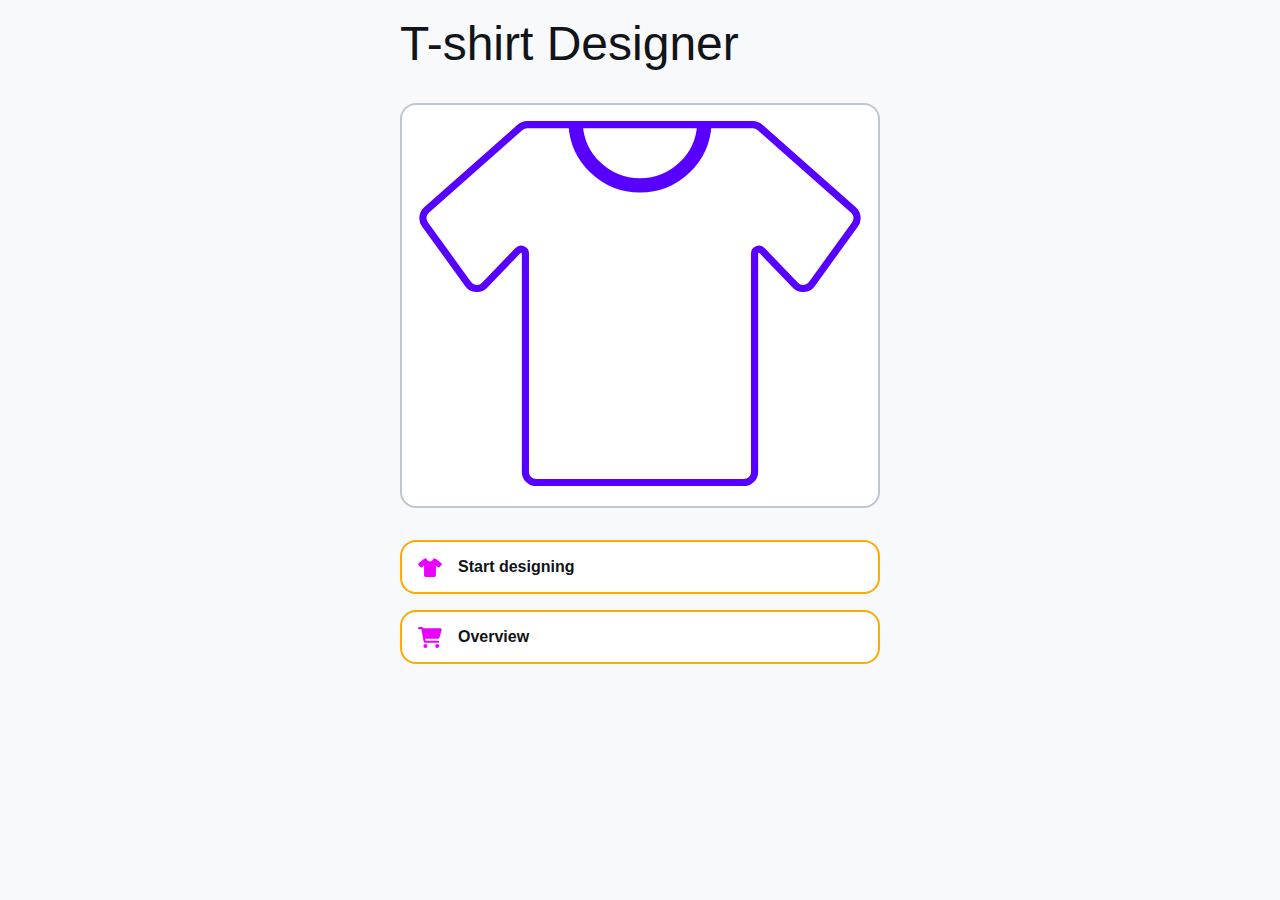
<file: index.html>
<!DOCTYPE html>
<html lang="en">
<head>
    <meta charset="UTF-8">
    <meta name="viewport" content="width=device-width, initial-scale=1.0">
    <title>T-shirt Designer</title>
    <link rel="stylesheet" href="css/style.css">
</head>
<body>
    <main class="home">
        <h1>T-shirt Designer</h1>

        <figure>
            <svg class="shirtImg" viewBox="0 0 124 102" fill="none" xmlns="http://www.w3.org/2000/svg">
                <path d="M79.9727 1C79.4538 10.476 71.6056 18 62 18C52.3944 18 44.5462 10.476 44.0273 1M78.9711 1C78.4534 9.92338 71.0531 17 62 17C52.9468 17 45.5465 9.92338 45.0289 1H78.9711ZM62 19C72.158 19 80.4541 11.0286 80.9741 1H93.4863C94.2178 1 94.9241 1.26729 95.4724 1.75158L121.618 24.8472C122.776 25.8693 122.968 27.6029 122.063 28.8539L109.994 45.5379C108.898 47.0526 106.699 47.2071 105.402 45.8605L96.0671 36.1665C95.317 35.3875 94 35.9185 94 37V98C94 99.6569 92.6568 101 91 101H33C31.3431 101 30 99.6569 30 98V37C30 35.9185 28.683 35.3875 27.9328 36.1665L18.5979 45.8605C17.3012 47.2071 15.102 47.0526 14.0063 45.5379L1.93705 28.8539C1.03208 27.6029 1.22443 25.8693 2.38162 24.8472L28.5276 1.75158C29.0758 1.26729 29.7821 1 30.5137 1H43.0258C43.5459 11.0286 51.842 19 62 19Z" fill="" stroke="#5800FF" stroke-width="2"/>
                </svg>
        </figure>


        <section>
            <a class="btn-link specsLink" href="/specs.html">
                Start designing
            </a>
            <a class="btn-link" href="/overview.html">
                Overview
            </a>
        </section>

    </main>
    <script src="js/script.js"></script>
</body>
</html>
</file>
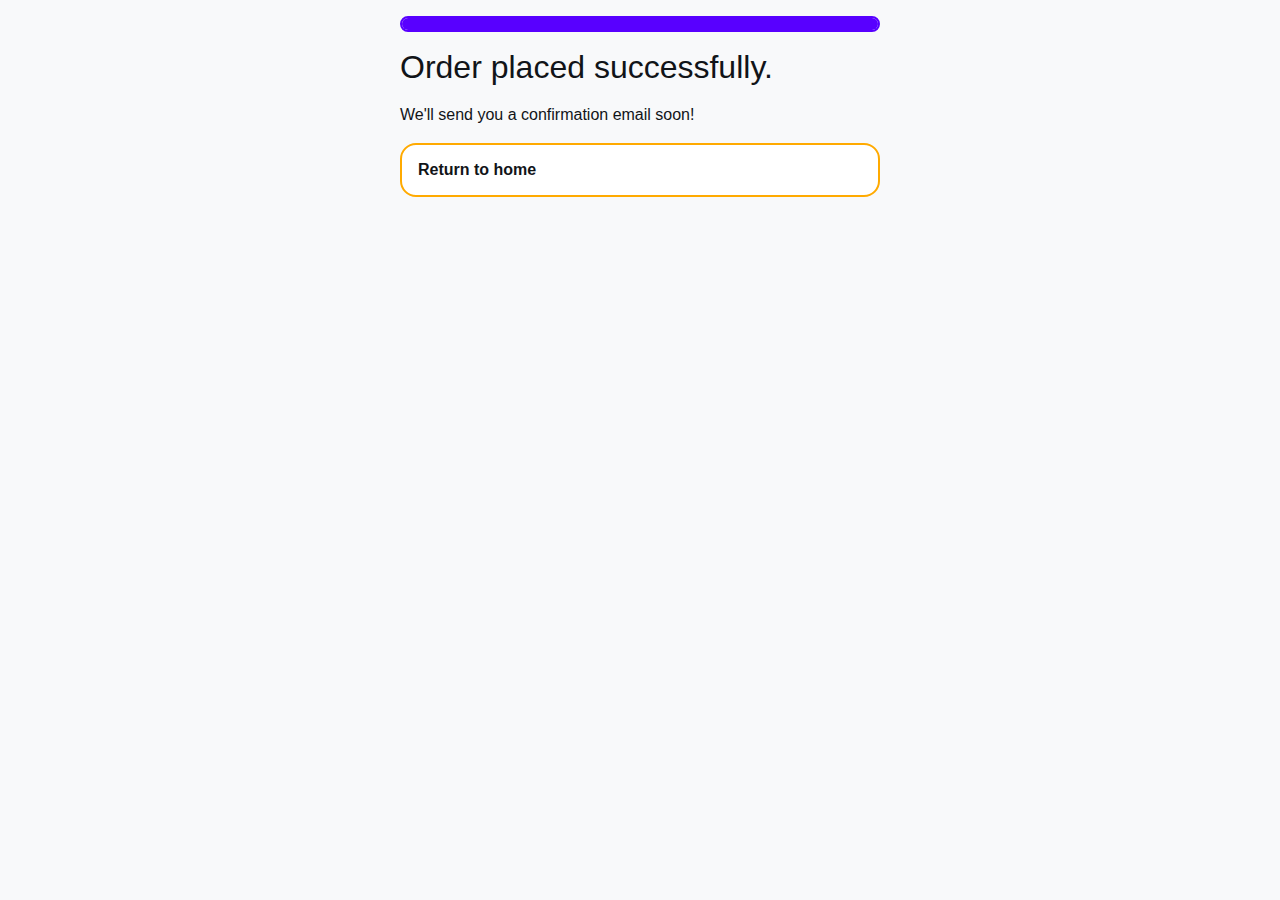
<file: completed.html>
<!DOCTYPE html>
<html lang="en">
<head>
    <meta charset="UTF-8">
    <meta name="viewport" content="width=device-width, initial-scale=1.0">
    <title>Completed</title>
    <link rel="stylesheet" href="css/style.css">
</head>
<body class="completed">
    <header>
        <progress max="4" value="4" aria-label="progress bar step 4"> Step 4 </progress>
    </header>
    <main>
        <h1>Order placed successfully.</h1>
        <p>We'll send you a confirmation email soon!</p>

        <a href="index.html" class="btn-link">Return to home</a>

    </main>
    <script src="js/script.js"></script>
</body>
</html>
</file>
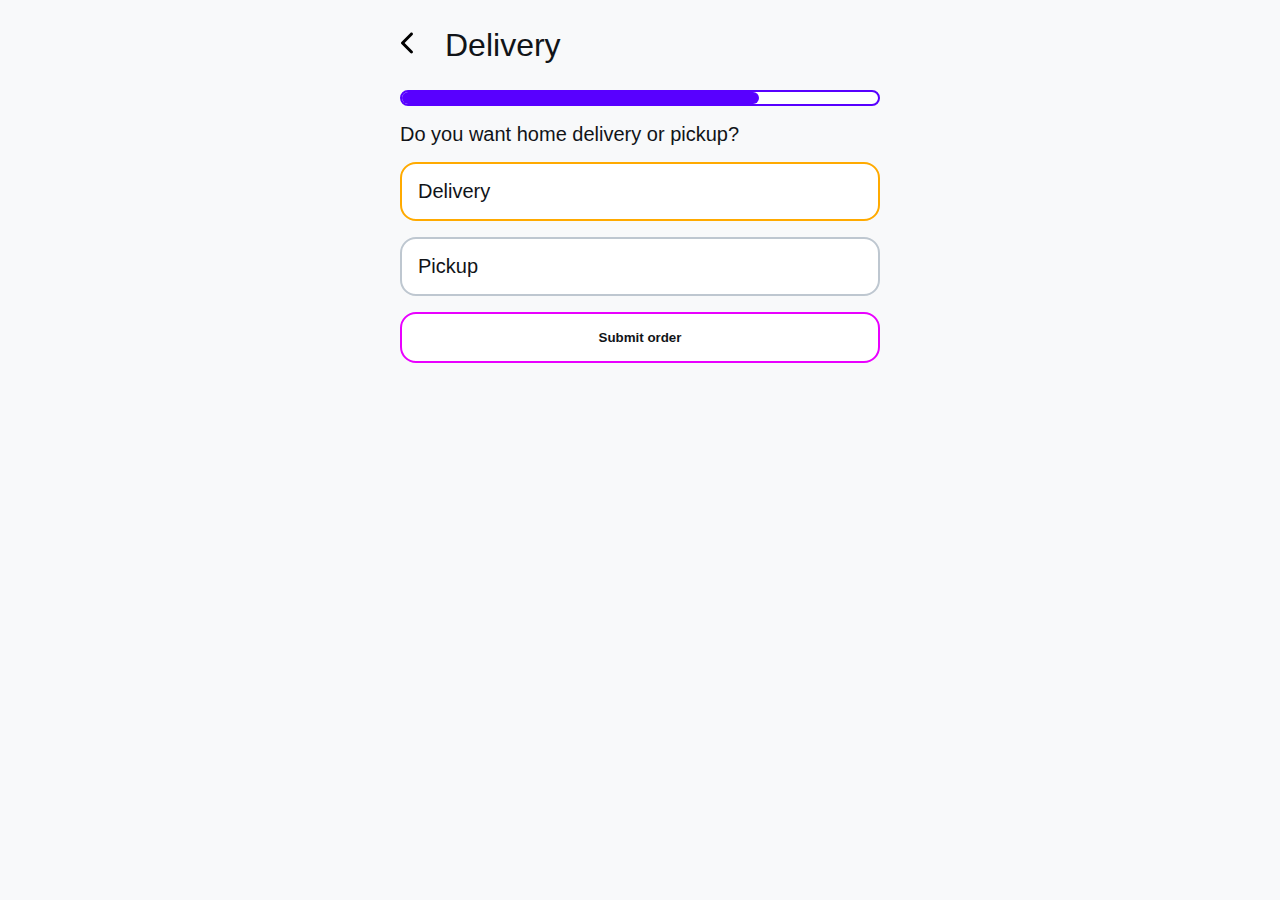
<file: delivery.html>
<!DOCTYPE html>
<html lang="en">
<head>
    <meta charset="UTF-8">
    <meta name="viewport" content="width=device-width, initial-scale=1.0">
    <title>Delivery</title>
    <link rel="stylesheet" href="css/style.css">
</head>
<body>
    <header>
        <section>
            <a href="userdata.html" aria-label="Navigate back">
                <img src="images/back-btn.svg" alt="back button">
            </a>
            <h1>Delivery</h1>
        </section>
        <progress max="4" value="3" aria-label="progress bar step 3"> Step 3 </progress>
    </header>
    <main>

        <section>
            <h2>Do you want home delivery or pickup?</h2>
            <form action="/completed.html" class="deliveryForm">

                <input type="radio" id="delivery" name="delivery" value="delivery" required checked>
                <label for="delivery">Delivery</label>
                <input type="radio" id="pickup" name="delivery" value="pickup" required>
                <label for="pickup">Pickup</label>

                <button type="submit">Submit order</button>
            </form>
        </section>

    </main>
    <script src="js/script.js"></script>
</body>
</html>
</file>
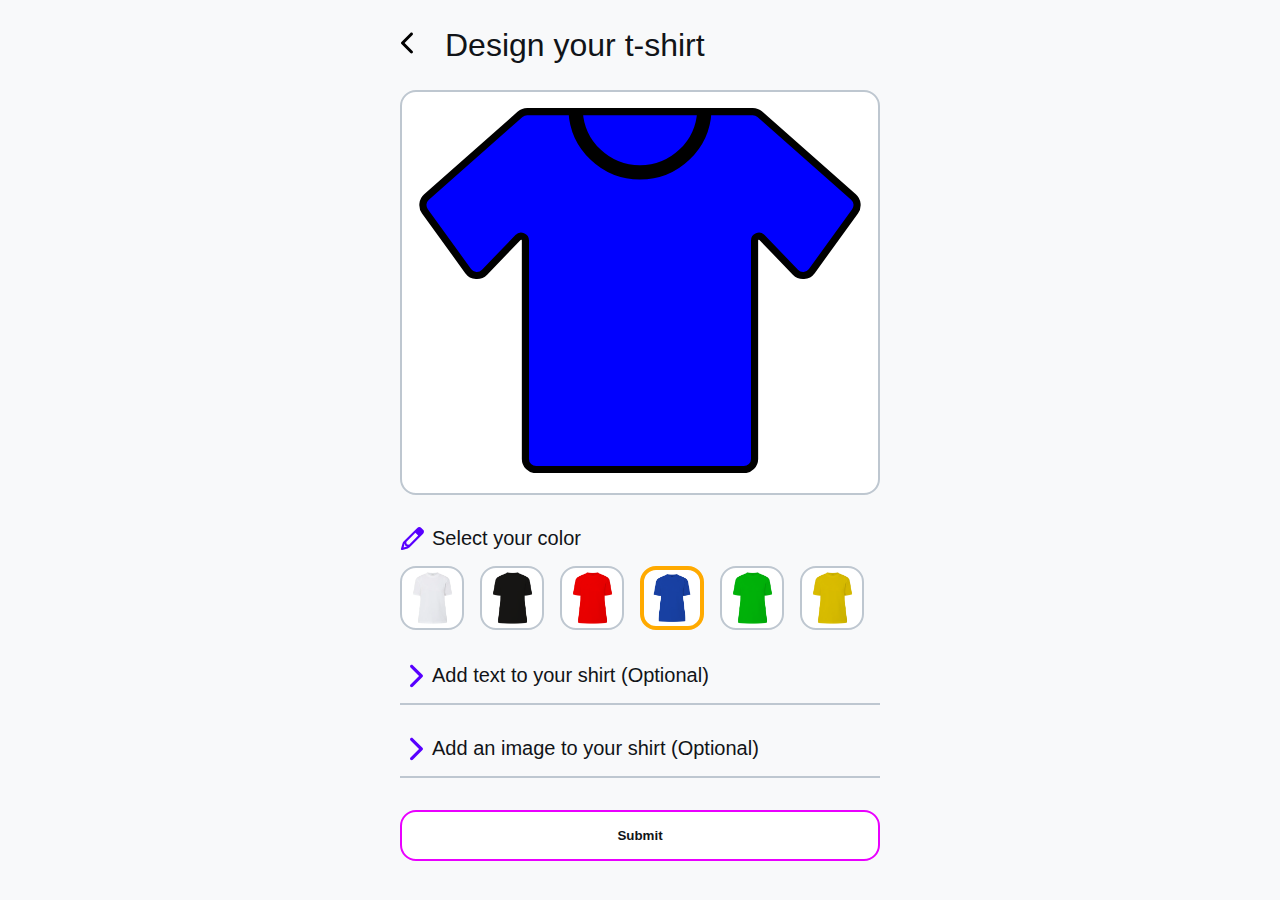
<file: designer.html>
<!DOCTYPE html>
<html lang="en">
<head>
    <meta charset="UTF-8">
    <meta name="viewport" content="width=device-width, initial-scale=1.0">
    <title>Designer</title>
    <link rel="stylesheet" href="css/style.css">
</head>
<body class="designer">
    <header>
        <section>
            <a href="specs.html" aria-label="Navigate back">
                <img src="images/back-btn.svg" alt="back button">
            </a>
            <h1>Design your t-shirt</h1>
        </section>
    </header>
    <main>
        <body class="designer">
            
                <figure>
                    <svg class="shirtImg" viewBox="0 0 124 102" fill="none" xmlns="http://www.w3.org/2000/svg">
                        <path d="M79.9727 1C79.4538 10.476 71.6056 18 62 18C52.3944 18 44.5462 10.476 44.0273 1M78.9711 1C78.4534 9.92338 71.0531 17 62 17C52.9468 17 45.5465 9.92338 45.0289 1H78.9711ZM62 19C72.158 19 80.4541 11.0286 80.9741 1H93.4863C94.2178 1 94.9241 1.26729 95.4724 1.75158L121.618 24.8472C122.776 25.8693 122.968 27.6029 122.063 28.8539L109.994 45.5379C108.898 47.0526 106.699 47.2071 105.402 45.8605L96.0671 36.1665C95.317 35.3875 94 35.9185 94 37V98C94 99.6569 92.6568 101 91 101H33C31.3431 101 30 99.6569 30 98V37C30 35.9185 28.683 35.3875 27.9328 36.1665L18.5979 45.8605C17.3012 47.2071 15.102 47.0526 14.0063 45.5379L1.93705 28.8539C1.03208 27.6029 1.22443 25.8693 2.38162 24.8472L28.5276 1.75158C29.0758 1.26729 29.7821 1 30.5137 1H43.0258C43.5459 11.0286 51.842 19 62 19Z" fill="blue" stroke="black" stroke-width="2"/>
                        </svg>
                        
                    <img class="overlayImg">
                    <figcaption></figcaption>
                </figure>
            
            <form action="overview.html">
                <fieldset>
                    <legend>Select your color</legend>
                    <div>
                        <input type="radio" id="white" name="color" value="white">
                        <label for="white">White</label>

                        <input type="radio" id="black" name="color" value="black">
                        <label for="black">Black</label>

                        <input type="radio" id="red" name="color" value="red">
                        <label for="red">Red</label>
    
                        <input type="radio" id="blue" name="color" value="blue" checked>
                        <label for="blue">Blue</label>
    
                        <input type="radio" id="green" name="color" value="green">
                        <label for="green">Green</label>
    
                        <input type="radio" id="yellow" name="color" value="yellow">
                        <label for="yellow">Yellow</label>
                    </div>
                </fieldset>
                <br>
                <details>
                    <summary>Add text to your shirt (Optional)</summary>
                    <div>
                        <label for="text">text:</label>
                        <input type="text" id="text" name="text" maxlength="10">
                    </div>
                    <div>
                        <label for="textColor">text color:</label>
                        <input type="color" id="textColor" name="text-color">
                    </div>
                </details>

                <details>
                    <summary>Add an image to your shirt (Optional)</summary>
                    <div>
                        <label for="image">Add an image:</label>
                        <input type="file" id="image" name="image" accept="image/*;maxFileSize=1572864">
                    </div>
                </details>

                <button type="submit">Submit</button>
            </form>

        </body>
    </main>
    <script src="js/script.js"></script>
</body>
</html>
</file>
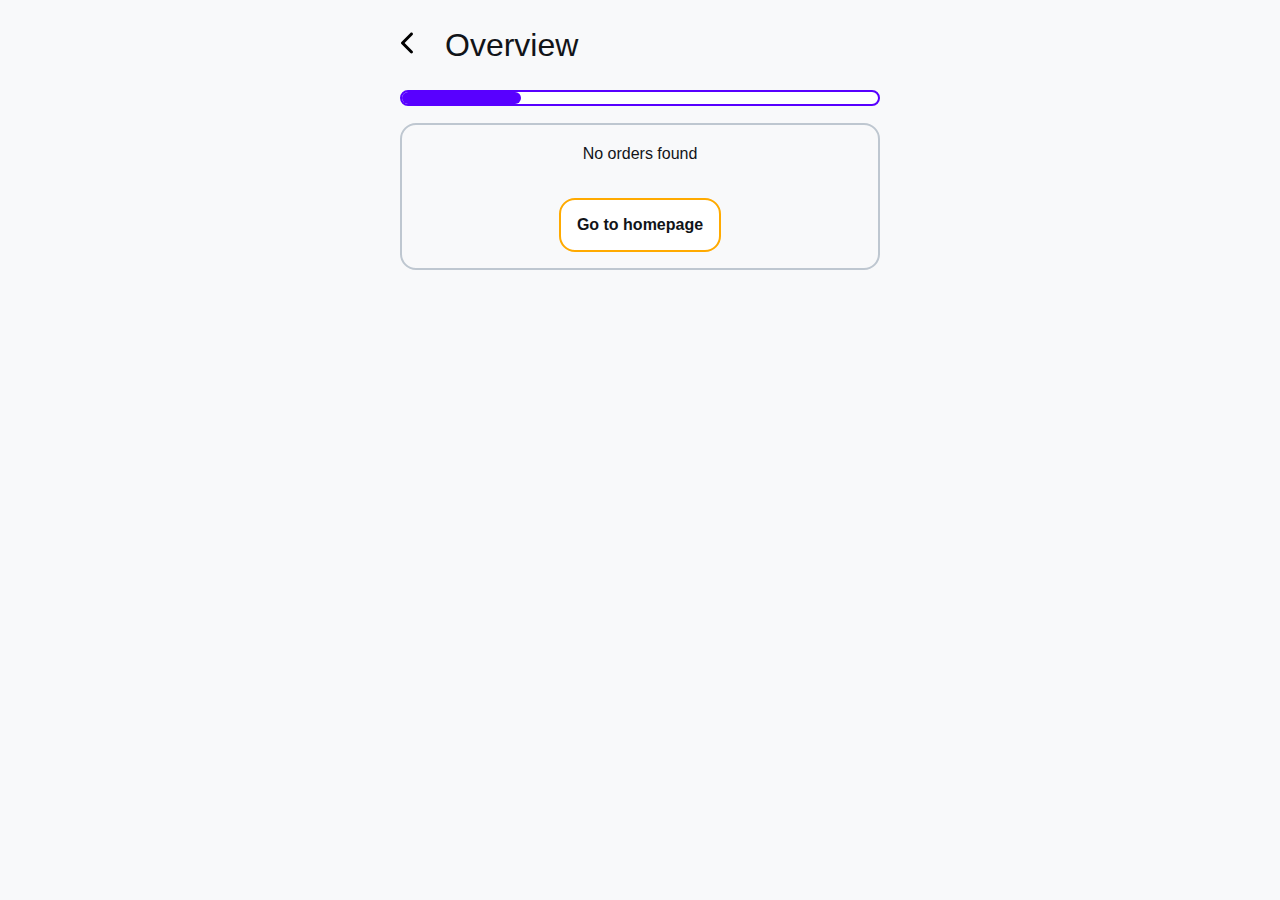
<file: overview.html>
<!DOCTYPE html>
<html lang="en">
<head>
    <meta charset="UTF-8">
    <meta name="viewport" content="width=device-width, initial-scale=1.0">
    <title>Overview</title>
    <link rel="stylesheet" href="css/style.css">
</head>
<body>
    <header>
        <section>
            <a href="index.html" aria-label="Navigate back">
                <img src="images/back-btn.svg" alt="back button">
            </a>
            <h1>Overview</h1>
        </section>
        <progress max="4" value="1" aria-label="progress bar step 1"> Step 1 </progress>
    </header>
    <main>

        <article class="orders">
            <section class="orderPlaceholder">
                <h2>Unisex T-shirt</h2>
                <div>
                    <figure>
                        <svg class="shirtImg" viewBox="0 0 124 102" fill="none" xmlns="http://www.w3.org/2000/svg">
                            <path d="M79.9727 1C79.4538 10.476 71.6056 18 62 18C52.3944 18 44.5462 10.476 44.0273 1M78.9711 1C78.4534 9.92338 71.0531 17 62 17C52.9468 17 45.5465 9.92338 45.0289 1H78.9711ZM62 19C72.158 19 80.4541 11.0286 80.9741 1H93.4863C94.2178 1 94.9241 1.26729 95.4724 1.75158L121.618 24.8472C122.776 25.8693 122.968 27.6029 122.063 28.8539L109.994 45.5379C108.898 47.0526 106.699 47.2071 105.402 45.8605L96.0671 36.1665C95.317 35.3875 94 35.9185 94 37V98C94 99.6569 92.6568 101 91 101H33C31.3431 101 30 99.6569 30 98V37C30 35.9185 28.683 35.3875 27.9328 36.1665L18.5979 45.8605C17.3012 47.2071 15.102 47.0526 14.0063 45.5379L1.93705 28.8539C1.03208 27.6029 1.22443 25.8693 2.38162 24.8472L28.5276 1.75158C29.0758 1.26729 29.7821 1 30.5137 1H43.0258C43.5459 11.0286 51.842 19 62 19Z" fill="white" stroke="black" stroke-width="2"/>
                            </svg>
            
                        <img src="images/icon-cart.svg" alt="Uploaded image on tshirt" class="overlayImg"/>
            
                        <figcaption>Coolcat</figcaption>
                    </figure>

                    <div class="orderSettings">
                        <a href="specs.html" class="btn-link">Edit</a>
                        <a href="userdata.html" class="btn-link">Order</a>
                    </div>
                </div>
                <table>
                    <tr>
                        <th>Color:</th>
                        <td>white</td>
                        <th>Size:</th>
                        <td>Large</td>
                    </tr>
                    <tr>
                        <th>Text:</th>
                        <td>Coolcat</td>
                        <th>Image:</th>
                        <td>Yes</td>
                    </tr>
                    <tr>
                        <th>Text color:</th>
                        <td>Black</td>
                        <th>Amount:</th>
                        <td>1</td>
                    </tr>
                </table>
            </section>
        </article>

    </main>
    <script src="js/script.js"></script>
</body>
</html>
</file>
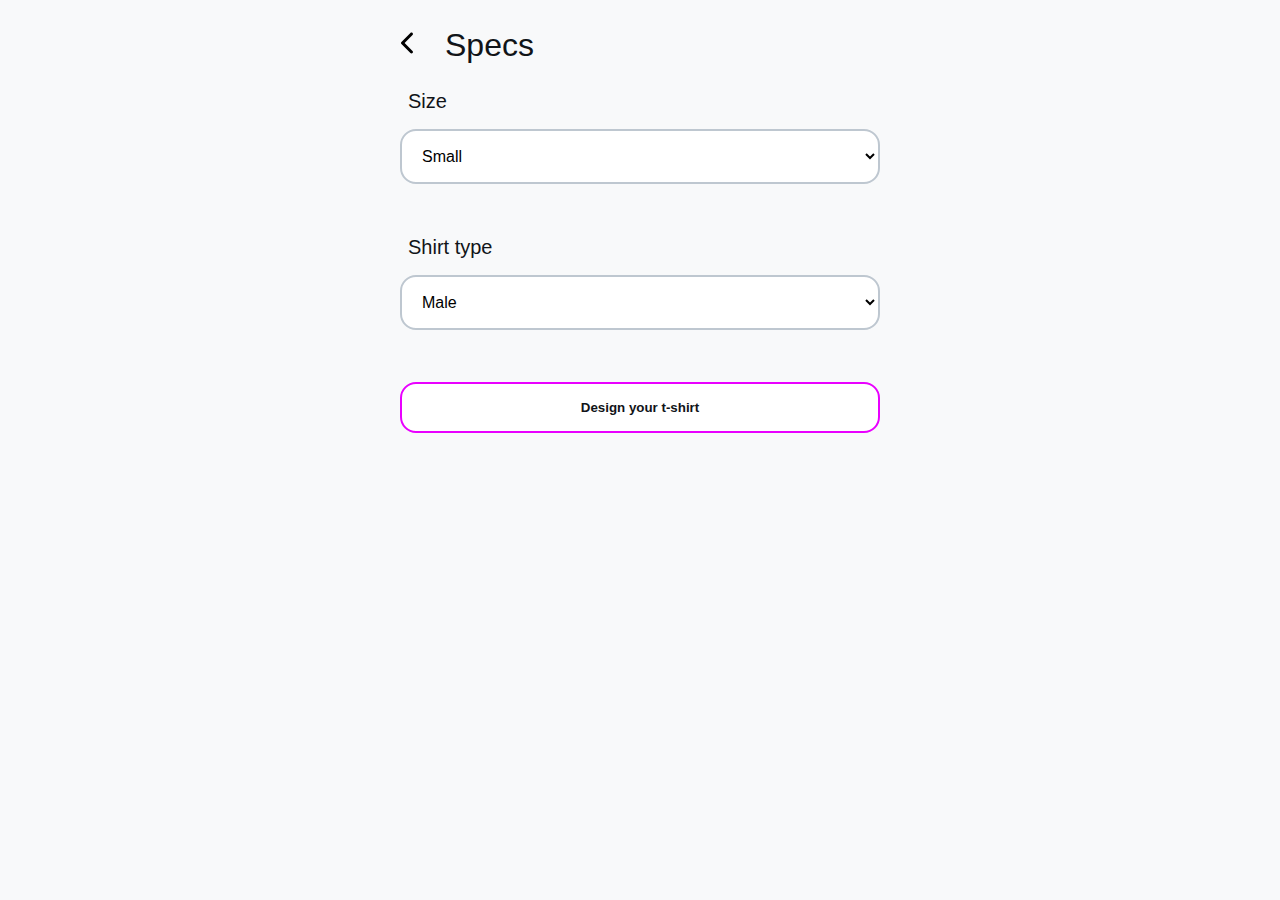
<file: specs.html>
<!DOCTYPE html>
<html lang="en">
<head>
    <meta charset="UTF-8">
    <meta name="viewport" content="width=device-width, initial-scale=1.0">
    <title>Specs</title>
    <link rel="stylesheet" href="css/style.css">
</head>
<body>
    <header>
        <section>
            <a href="index.html" aria-label="Navigate back">
                <img src="images/back-btn.svg" alt="back button">
            </a>
            <h1>Specs</h1>
        </section>
    </header>
    <main>
        <form action="/designer.html" class="form-specs">
            <label for="size">Size</label>
            <select name="size" id="size">
                <option value="small">Small</option>
                <option value="medium">Medium</option>
                <option value="large">Large</option>
            </select>
            <br>
            <br>
            <label for="gender">Shirt type</label>
            <select name="type" id="type">
                <option value="male">Male</option>
                <option value="female">
                    Female
                </option>
                <option value="unisex">
                    Unisex
                </option>
            </select>
            <br>
            <br>
            <button type="submit">Design your t-shirt</button>
        </form>
    </main>
    <script src="js/script.js"></script>
</body>
</html>
</file>
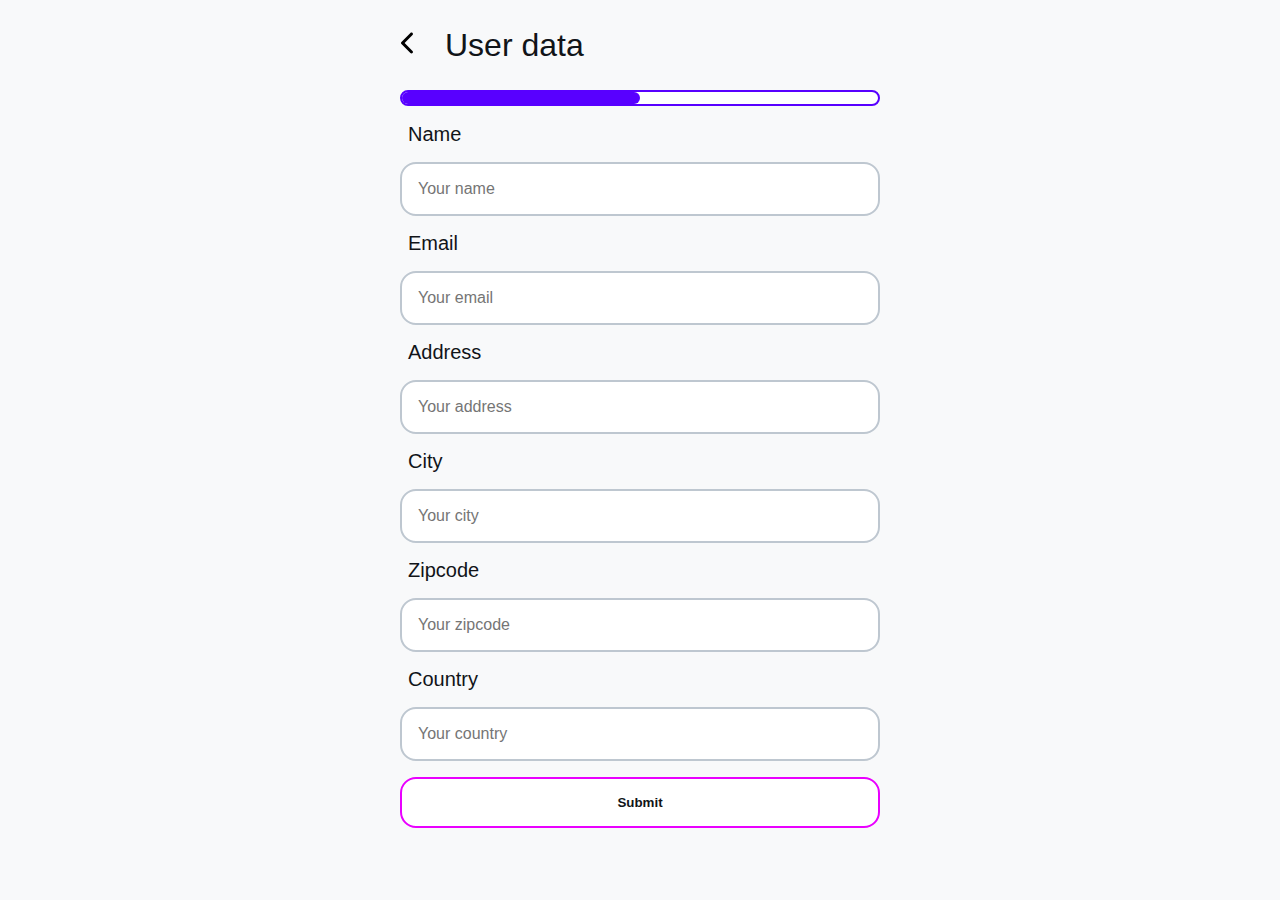
<file: userdata.html>
<!DOCTYPE html>
<html lang="en">
<head>
    <meta charset="UTF-8">
    <meta name="viewport" content="width=device-width, initial-scale=1.0">
    <title>User data</title>
    <link rel="stylesheet" href="css/style.css">
</head>
<body>
    <header>
        <section>
            <a href="overview.html" aria-label="Navigate back">
                <img src="images/back-btn.svg" alt="back button">
            </a>
            <h1>User data</h1>
        </section>
        <progress max="4" value="2" aria-label="progress bar step 2"> Step 2 </progress>
    </header>
    <main>

        <section>
            <form action="/delivery.html">
                <label for="name">Name</label>
                <input type="text" id="name" name="name" placeholder="Your name" required>
    
                <label for="email">Email</label>
                <input type="email" id="email" name="email" placeholder="Your email" required>
    
                <label for="address">Address</label>
                <input type="text" id="address" name="address" placeholder="Your address" required>
    
                <label for="city">City</label>
                <input type="text" id="city" name="city" placeholder="Your city" required>
    
                <label for="zipcode">Zipcode</label>
                <input type="text" id="zipcode" name="zipcode" placeholder="Your zipcode" required>
    
                <label for="country">Country</label>
                <input type="text" id="country" name="country" placeholder="Your country" required>
    
                <button type="submit">Submit</button>
            </form>
        </section>


    </main>
    <script src="js/script.js"></script>
</body>
</html>
</file>
<file: css/style.css>
:root {
	--white: #fff;
	--light-100: #F8F9FA;
	--light-200: #DBE0E5;
	--light-300: #BEC7D0;
	--light-400: #677A8E;
	--accent-1: #5800FF;
	--accent-2: #E900FF;
	--accent-3: #FFAA00;
	--invalid: #de0000;
	--dark: #111418;
	--textColor: #111418;
}

/* Css reset */

* {
	margin: 0;
	padding: 0;
	box-sizing: border-box;
	/* border: 1px solid red; */
}

/* --------- Generic styling -------- */

body {
	background-color: var(--light-100);
	font-family: 'Roboto', sans-serif;
	font-size: 16px;
	color: var(--dark);

	max-width: 100dvw;

	padding: 1rem;
}

main {
	max-width: 30rem;
	margin: auto;
	height: 100%;
	display: flex;
	flex-direction: column;
	justify-content: center;
}

/* @media screen and (min-width: 40rem) {
	.designer main {
		flex-direction: row;
	}

	.designer figure {
		width: 40%;
		margin-right: 1rem;
		max-height: 15rem;
	}

	.designer form {
		width: 50%;
	}

	
}
	 */

figure {
	border: 2px solid var(--light-300);
	border-radius: 1rem;
	background-color: var(--white);
	margin-bottom: 2rem;
	position: relative;
	padding: 1rem;
}

figure > img {
	margin: 0;
}

figure > figcaption {
	position: absolute;
    top: 22%;
    left: 50%;
	max-width: 60%;
	word-break: break-word;
	text-align: center;
	transform: translate(-50%, 0%);
	font-size: 2rem;
	color: var(--textColor);
}

figure .overlayImg {
	position: absolute;
    width: 40%;
    top: 37%;
    left: 50%;
	transform: translate(-50%, 0%);
}

a {
	text-decoration: none;
	color: var(--dark);
}

img {
	max-width: 100%;
	margin-top: 1rem;
	margin-bottom: 1rem;
}

h1 {
	font-size: 2rem;
	font-weight: 500;
}

h2 {
	font-size: 1.25rem;
	font-weight: 500;
}

p {
	line-height: 160%;
}

header {
	margin-bottom: 1rem;
	max-width: 30rem;
	margin: auto;
}

header > section {
	display: flex;
	align-items: center;
	margin-bottom: 1rem;
}

header > section > a {
	margin-right: 2rem;
}

progress {
	appearance: none;
	-webkit-appearance: none;
	width: 100%;
	height: 1rem;
	margin-bottom: 1rem;
}

progress::-webkit-progress-value {
	background-color: var(--accent-1);
	border-radius: 20rem;
}

progress::-webkit-progress-bar {
	background-color: var(--white);
	border-radius: 20rem;
	border: 2px solid var(--accent-1);
}

/* ---------------------------------- */
/*            Form styling            */
/* ---------------------------------- */

form {
	display: flex;
	flex-direction: column;
}

form label {
	font-size: 1.25rem;
	margin-left: .5rem;
	margin-bottom: 1rem;
}

form select {
	padding: 1rem;
	border: 2px solid var(--light-300);
	background-color: var(--white);
	border-radius: 1rem;
	margin-bottom: 1rem;
	font-size: 1rem;
	position: relative;
}

button {
	color: var(--dark);
	padding: 1rem;
	border: 2px solid var(--accent-2);
	border-radius: 1rem;
	margin-bottom: 1rem;
	background-color: var(--white);
	font-weight: 700;

	position: relative;
}

fieldset {
	border: none;
	margin-bottom: 1rem;
}

fieldset legend {
	font-size: 1.25rem;
	margin-bottom: 1rem;
	padding-left: 2rem;
	position: relative;
}

fieldset legend::before {
	content: '';
	position: absolute;
	left: 0;
	top: 50%;
	transform: translateY(-50%);
	width: 1.5rem;
	height: 1.5rem;
	background-image: url(../images/icon-pencil.svg);
	background-size: contain;
	background-repeat: no-repeat;

}

fieldset > div {
	display: flex;
	max-width: calc(100vw - 2rem);
	overflow: scroll;
	padding-right: 2rem;
}

fieldset > div::-webkit-scrollbar {
	appearance: none;
}

fieldset label {
	margin: 0;
	width: 4rem;
	height: 4rem;
	aspect-ratio: 1/1;
	font-size: 0;
	border-radius: 1rem;
	border: 2px solid var(--light-300);
	position: relative;

	background-size: contain;
	background-repeat: no-repeat;
	background-position: center;
	background-color: var(--white);
}

fieldset label:not(:last-child) {
	margin-right: 1rem;
}

fieldset label:nth-of-type(1){
	background-image: url(../images/tshirt-white-large.png);
}

fieldset label:nth-of-type(2){
	background-image: url(../images/tshirt-black-large.png);
}

fieldset label:nth-of-type(3){
	background-image: url(../images/tshirt-red-large.png);
}

fieldset label:nth-of-type(4){
	background-image: url(../images/tshirt-blue-large.png);	 
}

fieldset label:nth-of-type(5){
	background-image: url(../images/tshirt-green-large.png);
}

fieldset label:nth-of-type(6){
	background-image: url(../images/tshirt-yellow-large.png);
}

fieldset input[type="radio"]:checked + label {
	border: 4px solid var(--accent-3);
}

fieldset input[type="radio"]:focus-visible + label::before {
	content: '';
	position: absolute;
	left: 50%;
	top: 50%;
	transform: translate(-50%, -50%);
	width: 90%;
	height: 90%;
	border: 4px solid var(--accent-2);
	border-radius: 1rem;
}

fieldset input {
	appearance: none;
	-webkit-appearance: none;
	width: 0;
	/* display: none; */
}

details {
	width: 100%;
	font-size: 1.25rem;
	margin-bottom: 2rem;
	border-bottom: 2px solid var(--light-300);
	position: relative;
}

details > summary {
	list-style: none;
	padding-bottom: 1rem;
	padding-left: 2rem;
}

/* hide default details arrow */
details > summary::-webkit-details-marker {
	display: none;
}

details::before {
	content: '';
	position: absolute;
	left: 0;
	top: 0;
	rotate: 180deg;
	transform-origin: center;
	width: 1.5rem;
	height: 1.5rem;
	background-image: url(../images/icon-chevron.svg);
	background-size: contain;
	background-repeat: no-repeat;
	transition: rotate .2s ease-in-out;
}
 
details[open]::before {
	rotate: 270deg;
}

details label {
	margin-right: 1rem;
}

details > div {
	display: flex;
	flex-direction: column;
}

details > div > input {
	width: 100%;
}

input[type="text"], input[type="email"] {
	padding: 1rem;
	border: 2px solid var(--light-300);
	background-color: var(--white);
	border-radius: 1rem;
	margin-bottom: 1rem;
	font-size: 1rem;
	position: relative;
}

input[type="file"] {
	padding: 1rem;
	border: 2px solid var(--light-300);
	background-color: var(--white);
	border-radius: 1rem;
	margin-bottom: 1rem;
	font-size: 1rem;
	position: relative;
}

/* style input type color */

input[type="color"] {
	appearance: none;
	-webkit-appearance: none;
	width: 100%;
	height: 2rem;
	border: none;
	border-radius: 1rem;
	margin-bottom: 1rem;
	font-size: 1rem;
	position: relative;
}



/* ---------------------------------- */
/*              Utilities             */
/* ---------------------------------- */

.btn-link {
	padding: 1rem;
	border: 2px solid var(--accent-3);
	border-radius: 1rem;
	margin-bottom: 1rem;
	padding-left: 3.5rem;
	background-color: var(--white);
	font-weight: 700;

	position: relative;
}


/* ---------------------------------- */
/*              Homepage              */
/* ---------------------------------- */

.home h1 {
	font-size: 3rem;
	margin-bottom: 2rem;
}

.home section {
	display: flex;
	flex-direction: column;
}

.home .btn-link::before, .orders .btn-link::before {
	content: '';
	position: absolute;
	height: 1.5rem;
	width: 1.5rem;
	top: 50%;
	left: 1rem;
	transform: translate(0%, -50%);
	background-position: center;
	background-size: contain;
	background-repeat: no-repeat;
}

.home .btn-link:nth-child(1)::before {
	background-image: url(../images/icon-tshirt.svg);
}

.home .btn-link:nth-child(2)::before {
	background-image: url(../images/icon-cart.svg);
}

/* ---------------------------------- */
/*            Overview page           */
/* ---------------------------------- */

.orders > section {
	padding: 1rem;
	border: 2px solid var(--light-300);
	border-radius: 1rem;
}

.orders > section:not(:last-child){
	margin-bottom: 1rem;
}

.orders h2 {
	margin-bottom: 1rem;
}

.orders h2:first-letter{
	text-transform: capitalize
}

.orders table {
	border-collapse: collapse;
	width: 100%;
	margin: 1.25rem 0;
  }
  
  .orders  th {
	font-weight: 500;
	text-align: left;
	padding: .5rem;
	border-bottom: 2px solid var(--light-300);
  }
  
  .orders  td {
	padding: .5rem;
	text-align: left;
	vertical-align: middle;
	border-bottom: 2px solid var(--light-300);
  }

.orders section > .btn-link {
	margin-top: 1rem;
	margin-bottom: 0;
	display: flex;
}

.orders section > div {
	display: flex;
	justify-content: space-between;
}

.orders .orderSettings {
	display: flex;
	flex-direction: column;
	width: calc(50% - 1rem);
}

.orders section > div figure {
	width: 50%;
	margin-bottom: 1rem;
}

.orders section > div figure figcaption {
	font-size: .7rem;
	top: 28%;
}

.orders section > div figure img {
	width: 30%;
	top: 40%;
}

.orders .orderSettings > .btn-link:nth-of-type(1)::before {
	background-image: url(../images/icon-pencil.svg);
}

.orders .orderSettings > .btn-link:nth-of-type(2)::before {
	background-image: url(../images/icon-tag.svg);
}

.noOrders {
	display: flex;
	flex-direction: column;
	align-items: center;
}

.noOrders > p {
	margin-bottom: 1rem;
}

.noOrders .btn-link {
	padding-left: 1rem;
}

.noOrders .btn-link::before {
	display: none;
}


/* ---------------------------------- */
/*            Delivery page           */
/* ---------------------------------- */

.deliveryForm {
	margin-top: 1rem;
}

.deliveryForm > input[type="radio"] {
	appearance: none;
}

.deliveryForm > label {
	display: flex;
	align-items: center;
	margin-left: 0;
	position: relative;

	padding: 1rem;
	border: 2px solid var(--light-300);
	border-radius: 1rem;
	background-color: var(--white);
}

.deliveryForm > input[type="radio"]:checked + label {
	border: 2px solid var(--accent-3);
}

.deliveryForm > input[type="radio"]:focus-visible + label::before {
	content: '';
	position: absolute;
	left: 50%;
	top: 50%;
	transform: translate(-50%, -50%);
	width: 100%;
	height: 10	0%;
	border: 4px solid var(--accent-2);
	border-radius: 1rem;
}

/* ---------------------------------- */
/*           Completed page           */
/* ---------------------------------- */

.completed h1 {
	margin-bottom: 1rem;
}

.completed p {
	margin-bottom: 1rem;
}

.completed .btn-link {
	padding-left: 1rem;
}


/* ---------------------------------- */
/*             Design page            */
/* ---------------------------------- */

/* change shirt svg color based on input */

.designer:has(fieldset input:nth-of-type(1):checked) .shirtImg > path {
	fill: white;
}

.designer:has(fieldset input:nth-of-type(2):checked) .shirtImg > path {
	fill: black;
}

.designer:has(fieldset input:nth-of-type(3):checked) .shirtImg > path {
	fill: red;
}

.designer:has(fieldset input:nth-of-type(4):checked) .shirtImg > path {
	fill: blue;
}

.designer:has(fieldset input:nth-of-type(5):checked) .shirtImg > path {
	fill: green;
}

.designer:has(fieldset input:nth-of-type(6):checked) .shirtImg > path {
	fill: yellow;
}
</file>
